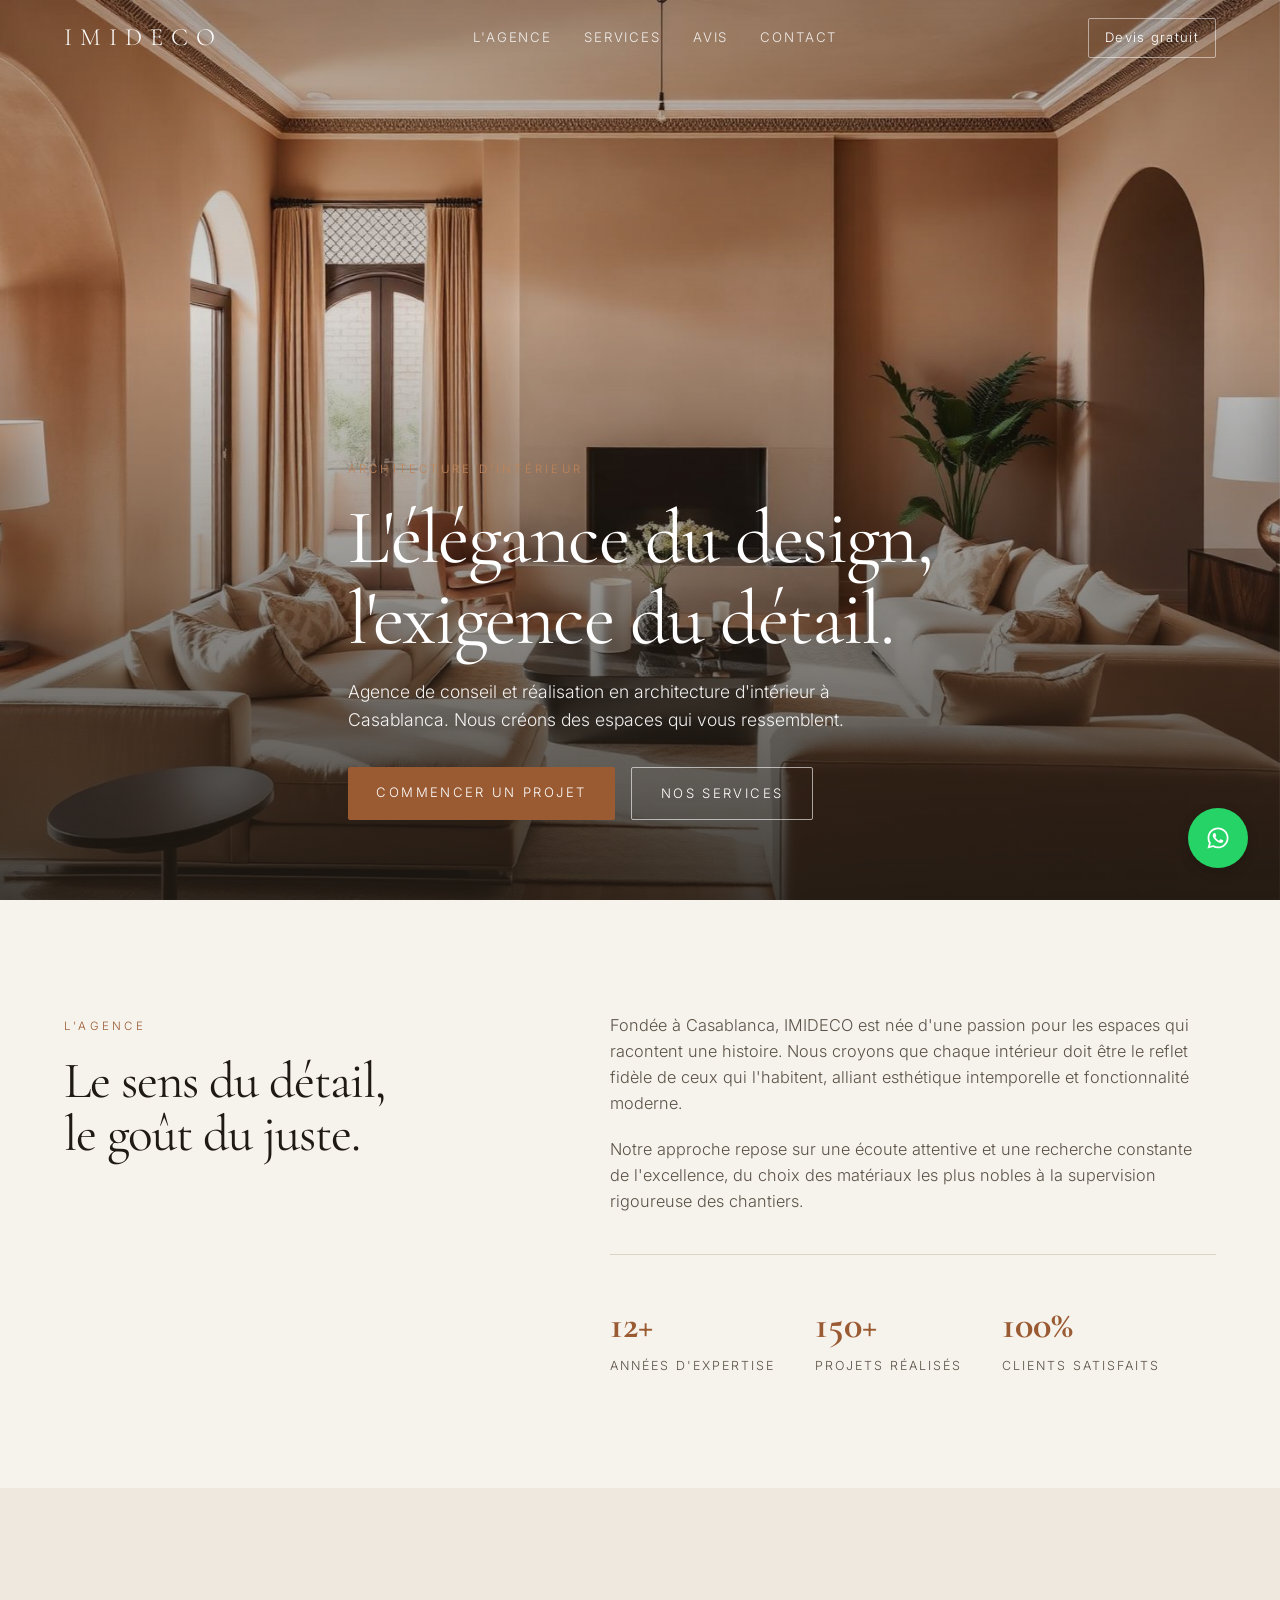
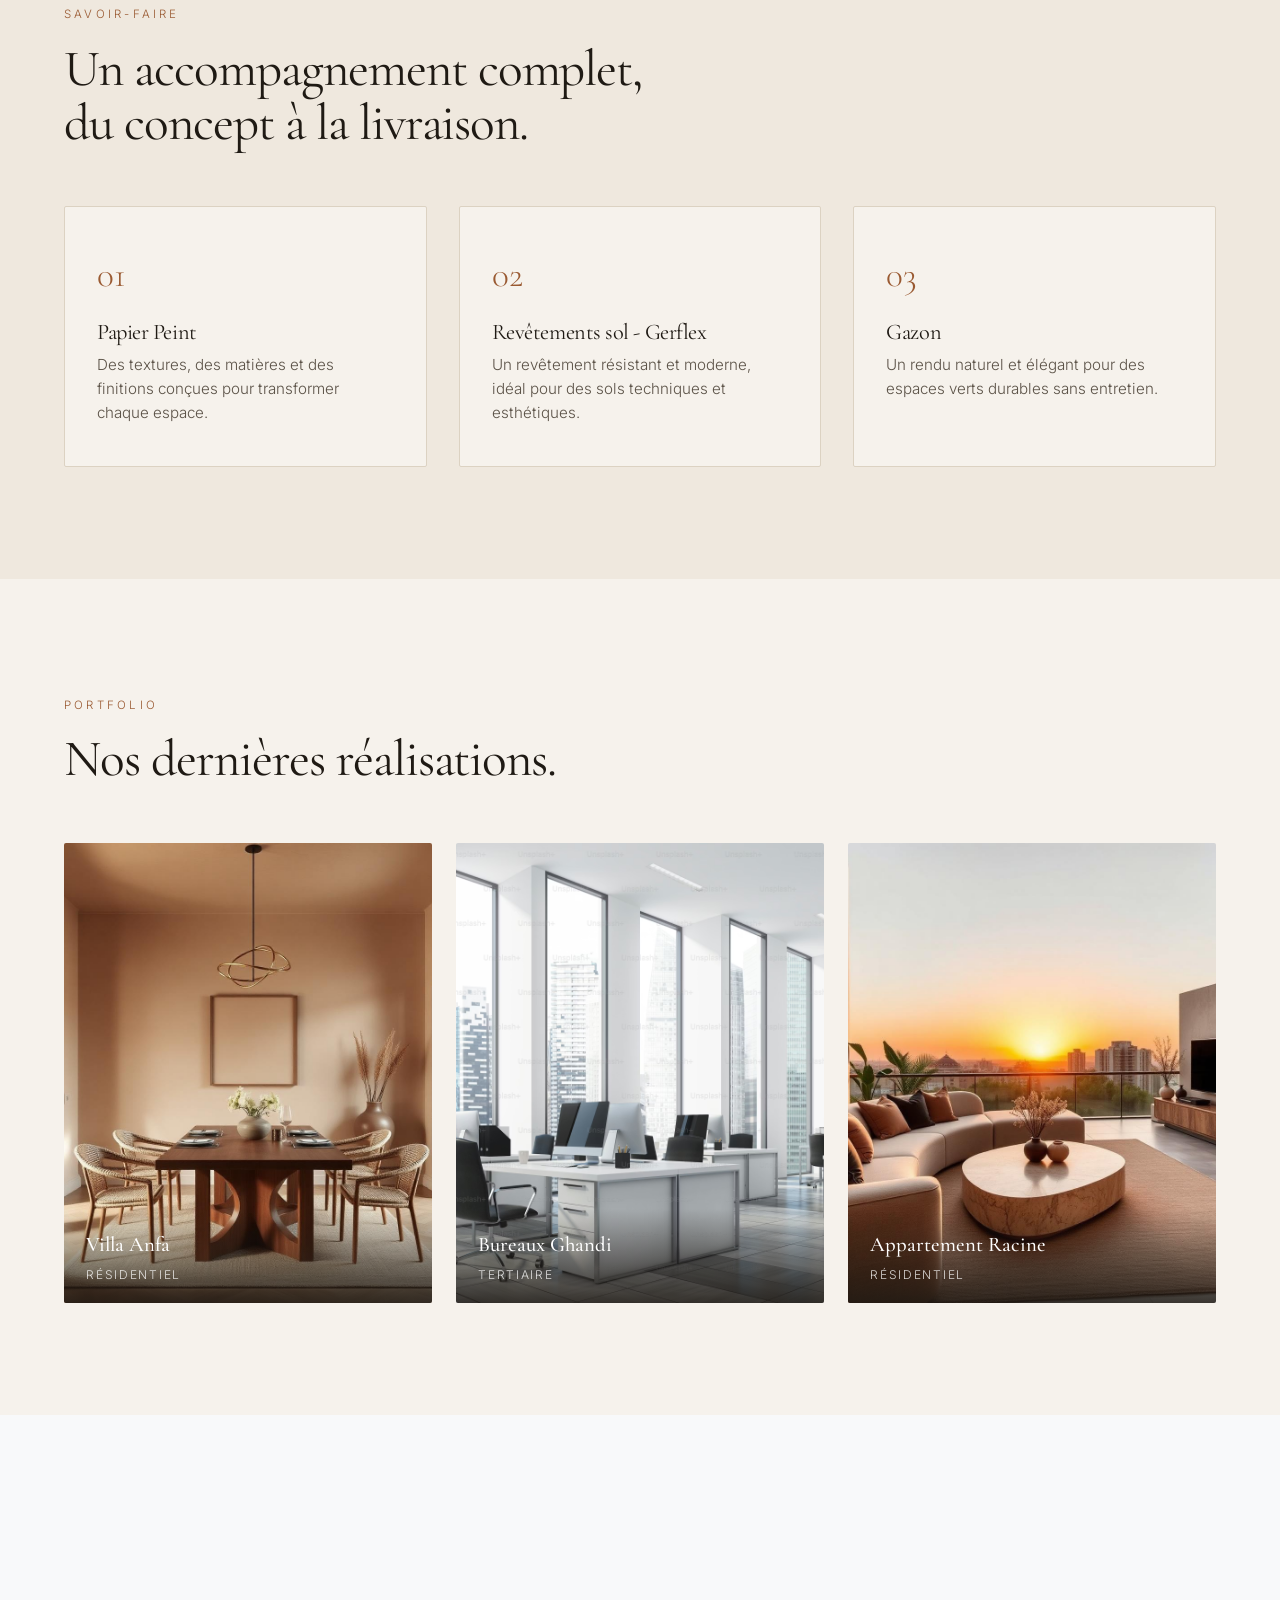
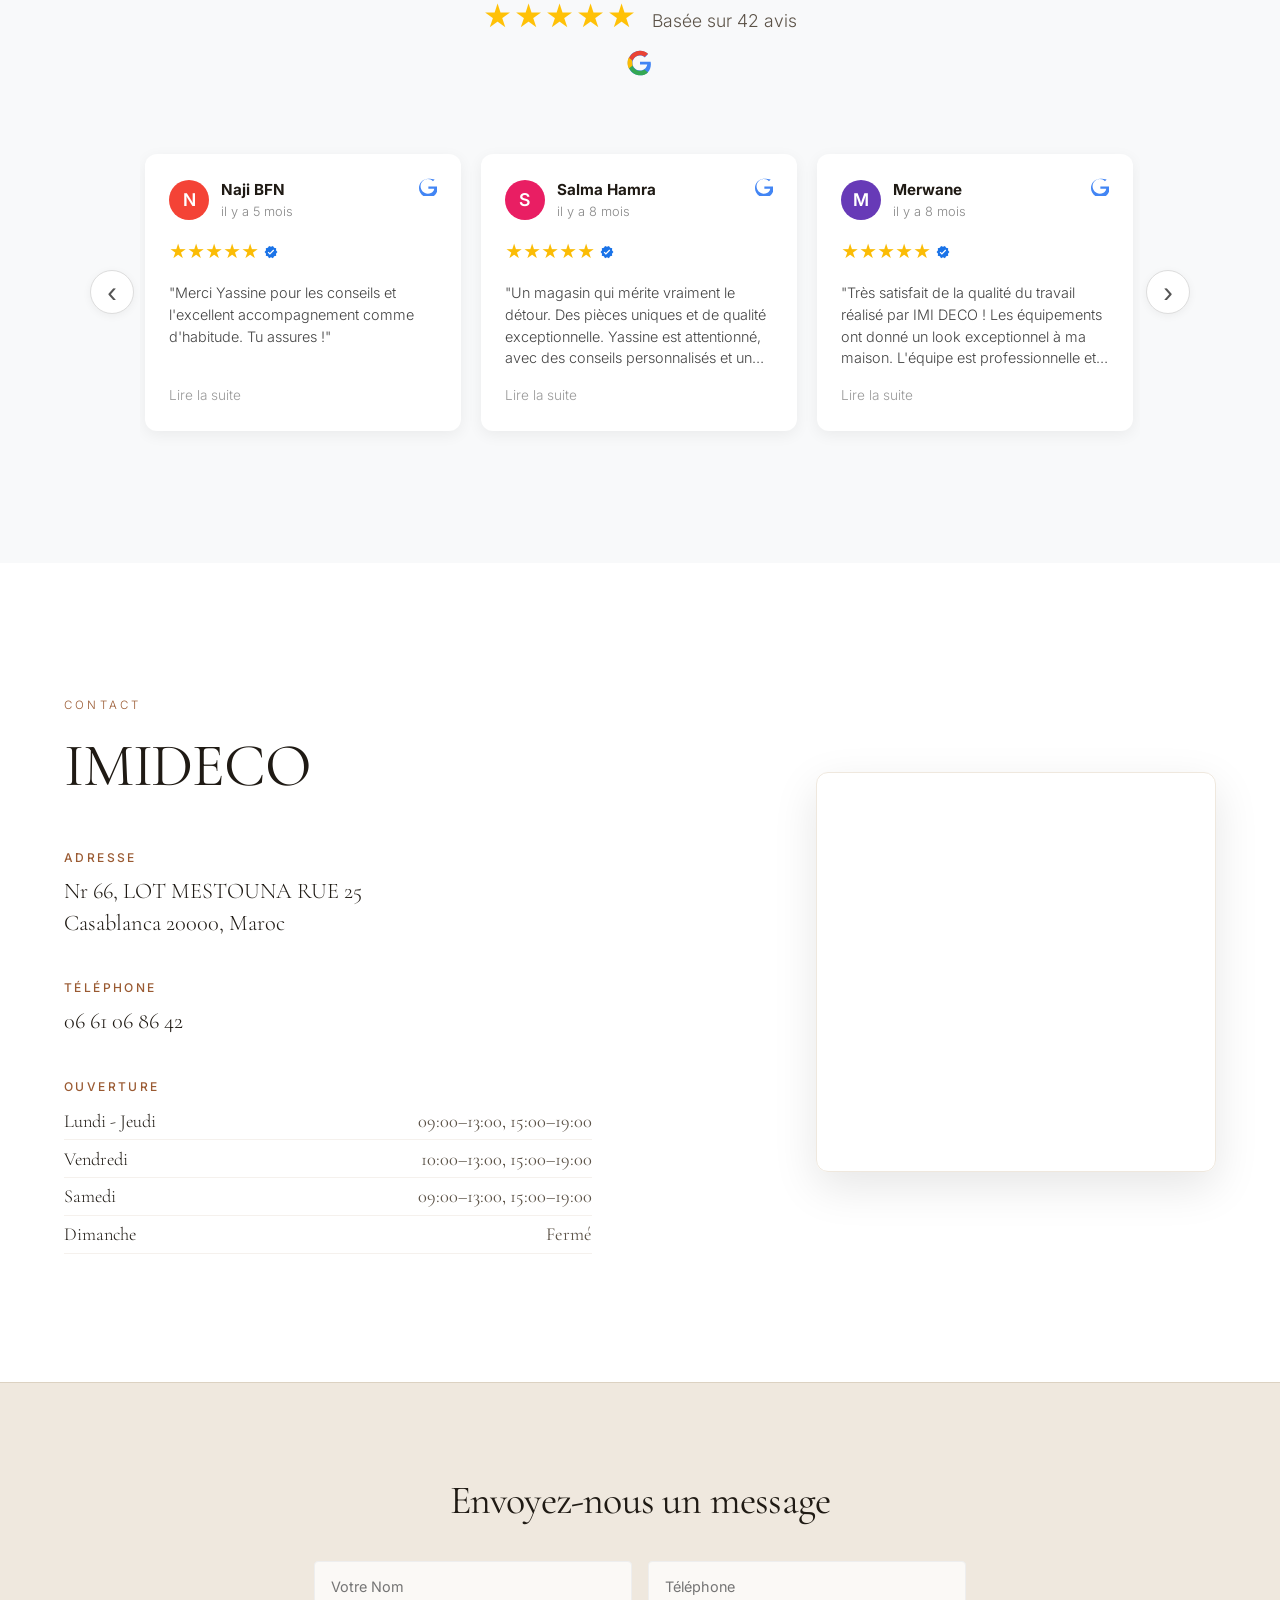
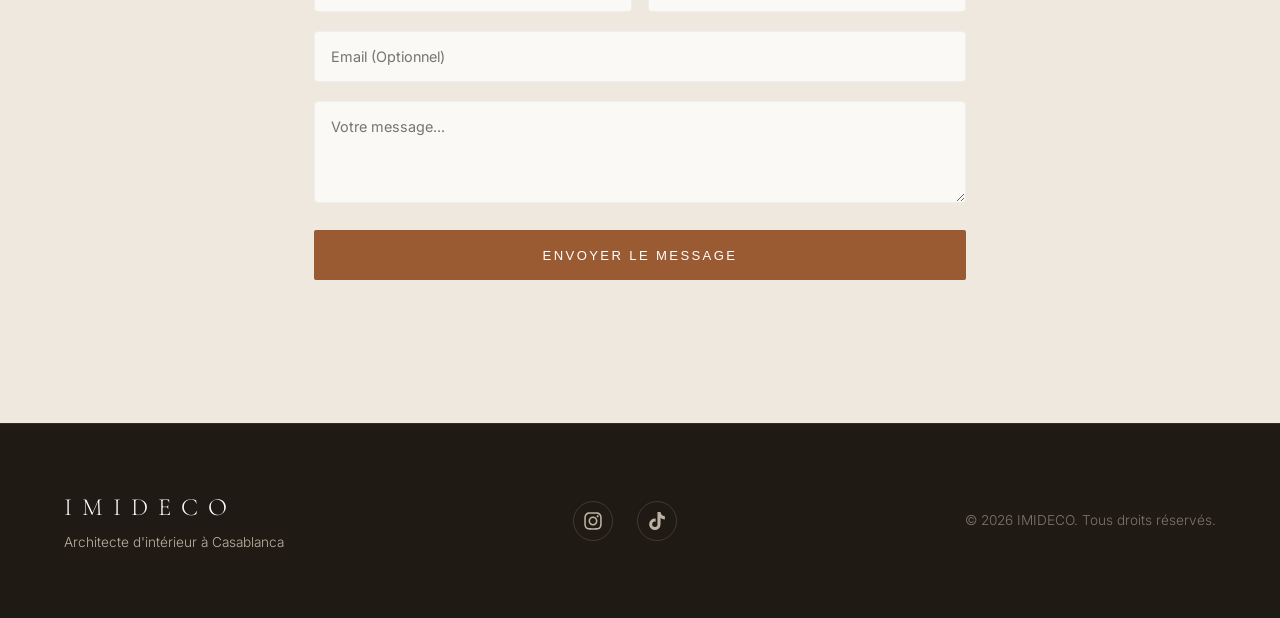
<file: imideco/index.html>
<!DOCTYPE html>
<html lang="fr">
<head>
<meta charset="UTF-8" />
<meta name="viewport" content="width=device-width, initial-scale=1.0" />
<title>IMIDECO — Architecte d'intérieur à Casablanca</title>
<meta name="description" content="IMIDECO, agence d'architecture d'intérieur à Casablanca. Conseil personnalisé, produits de qualité et équipe professionnelle." />
<link rel="preconnect" href="https://fonts.googleapis.com">
<link rel="preconnect" href="https://fonts.gstatic.com" crossorigin>
<link href="https://fonts.googleapis.com/css2?family=Cormorant+Garamond:wght@300;400;500;600&family=Inter:wght@300;400;500;600&display=swap" rel="stylesheet">
<link rel="stylesheet" href="styles.css" />
</head>
<body>

<header class="nav" id="nav">
  <div class="container nav-inner">
    <a href="#hero" class="brand" id="brand">IMIDECO</a>
    <nav class="main-nav" id="mainNav">
      <a href="#about">L'agence</a>
      <a href="#services">Services</a>
      <a href="#reviews">Avis</a>
      <a href="#contact">Contact</a>
    </nav>
    <a href="#contact-form-section" class="cta-mini">Devis gratuit</a>
    <button class="burger" id="burger" aria-label="Menu">☰</button>
  </div>
</header>

<main>
  <section id="hero" class="hero">
    <img src="images/hero.jpg" alt="Architecture d'intérieur Casablanca" />
    <div class="hero-overlay"></div>
    <div class="container hero-content">
      <span class="eyebrow" id="heroCategory">Architecture d'intérieur</span>
      <h1 id="heroTitle">L'élégance du design,<br/>l'exigence du détail.</h1>
      <p id="heroSubtitle">Agence de conseil et réalisation en architecture d'intérieur à Casablanca. Nous créons des espaces qui vous ressemblent.</p>
      <div class="hero-actions">
        <a href="#contact-form-section" class="btn btn-primary" id="heroCta">Commencer un projet</a>
        <a href="#services" class="btn btn-ghost">Nos services</a>
      </div>
      <div class="hero-rating" id="heroRating"></div>
    </div>
  </section>

  <section id="about" class="section">
    <div class="container about-grid two-col">
      <div>
        <span class="eyebrow">L'agence</span>
        <h2>Le sens du détail,<br/>le goût du juste.</h2>
      </div>
      <div class="about-content prose" id="aboutContent">
        <p>Fondée à Casablanca, IMIDECO est née d'une passion pour les espaces qui racontent une histoire. Nous croyons que chaque intérieur doit être le reflet fidèle de ceux qui l'habitent, alliant esthétique intemporelle et fonctionnalité moderne.</p>
        <p>Notre approche repose sur une écoute attentive et une recherche constante de l'excellence, du choix des matériaux les plus nobles à la supervision rigoureuse des chantiers.</p>
        <div class="stats">
          <div><strong>12+</strong><span>Années d'expertise</span></div>
          <div><strong>150+</strong><span>Projets réalisés</span></div>
          <div><strong>100%</strong><span>Clients satisfaits</span></div>
        </div>
      </div>
    </div>
  </section>

  <section id="services" class="section section-muted">
    <div class="container">
      <span class="eyebrow">Savoir-faire</span>
      <h2 class="section-title">Un accompagnement complet,<br/>du concept à la livraison.</h2>
      <div class="services-grid grid-3" id="servicesGrid">
        <div class="card">
          <span class="num">01</span>
          <h3>Papier Peint</h3>
          <p>Des textures, des matières et des finitions conçues pour transformer chaque espace.</p>
        </div>
        <div class="card">
          <span class="num">02</span>
          <h3>Revêtements sol - Gerflex</h3>
          <p>Un revêtement résistant et moderne, idéal pour des sols techniques et esthétiques.</p>
        </div>
        <div class="card">
          <span class="num">03</span>
          <h3>Gazon</h3>
          <p>Un rendu naturel et élégant pour des espaces verts durables sans entretien.</p>
        </div>
      </div>
    </div>
  </section>

  <section class="section">
    <div class="container">
      <span class="eyebrow">Portfolio</span>
      <h2 class="section-title">Nos dernières réalisations.</h2>
      <div class="gallery">
        <figure>
          <img src="images/project1.jpg" alt="Projet 1" />
          <figcaption>
            <strong>Villa Anfa</strong>
            <span>Résidentiel</span>
          </figcaption>
        </figure>
        <figure>
          <img src="images/bureax.avif" alt="Projet 2" />
          <figcaption>
            <strong>Bureaux Ghandi</strong>
            <span>Tertiaire</span>
          </figcaption>
        </figure>
        <figure>
          <img src="images/project3.jpg" alt="Projet 3" />
          <figcaption>
            <strong>Appartement Racine</strong>
            <span>Résidentiel</span>
          </figcaption>
        </figure>
      </div>
    </div>
  </section>

  <section id="reviews" class="section reviews-section">
    <div class="container">
      <div class="reviews-google-header">
        <h2 class="excellent-title">EXCELLENT</h2>
        <div class="stars-rating">
          <span class="stars">★★★★★</span>
          <span class="rating-text">Basée sur 42 avis</span>
        </div>
        <div class="google-logo">
          <svg viewBox="0 0 24 24" width="80" height="30">
            <path d="M12 11h8.5c.1.6.2 1.2.2 1.9 0 5.2-3.5 8.9-8.7 8.9-5.4 0-9.8-4.4-9.8-9.8S6.6 2.2 12 2.2c2.6 0 4.8 1 6.5 2.6l-2.7 2.7C14.7 6.4 13.5 6 12 6c-3.3 0-6 2.7-6 6s2.7 6 6 6c3.1 0 5.3-2.1 5.8-4.8H12v-3.2z" fill="#4285F4"/>
            <path d="M6.2 14.5c-.3-.8-.4-1.7-.4-2.5s.1-1.7-.4-2.5L3.4 7C2.5 8.5 2 10.2 2 12s.5 3.5 1.4 5l2.8-2.5z" fill="#FBBC05"/>
            <path d="M12 21.8c2.6 0 4.8-.8 6.4-2.3l-2.8-2.3c-.9.6-2.1 1-3.6 1-2.7 0-5.1-1.8-5.9-4.3l-2.8 2.2c1.6 3.3 5 5.7 8.7 5.7z" fill="#34A853"/>
            <path d="M18.4 4.5c-1.6-1.5-3.8-2.3-6.4-2.3-3.7 0-7.1 2.4-8.7 5.7L6.2 10C7 7.5 9.3 5.7 12 5.7c1.5 0 2.7.4 3.7 1.3l2.7-2.5z" fill="#EA4335"/>
          </svg>
        </div>
      </div>

      <div class="reviews-slider-container">
        <button class="slider-arrow prev" id="prevReview" aria-label="Avis précédent">‹</button>
        <div class="reviews-slider" id="reviewsSlider">
          <div class="review-card">
            <div class="card-header">
              <div class="user-info">
                <div class="user-avatar" style="background-color: #f44336;">N</div>
                <div>
                  <strong>Naji BFN</strong>
                  <span class="review-date">il y a 5 mois</span>
                </div>
              </div>
              <div class="google-icon-small">
                <svg viewBox="0 0 24 24" width="18" height="18"><path d="M12.48 10.92v3.28h7.84c-.24 1.84-.9 3.16-1.96 4.2-1.2 1.2-3.08 2.48-6.6 2.48-5.36 0-9.68-4.36-9.68-9.72s4.32-9.72 9.68-9.72c2.88 0 5.16 1.12 6.84 2.76l2.32-2.32C18.44 1.92 15.64 1 12.48 1 5.48 1 0 6.44 0 13.44s5.48 12.44 12.48 12.44c3.8 0 6.84-1.28 9.12-3.64 2.4-2.4 3.16-5.8 3.16-8.52 0-.84-.08-1.64-.2-2.4h-12z" fill="#4285F4"/></svg>
              </div>
            </div>
            <div class="card-rating">
              <span class="stars-yellow">★★★★★</span>
              <span class="verified-badge">
                <svg viewBox="0 0 24 24" width="14" height="14" fill="#1A73E8"><path d="M23 12l-2.44-2.79.34-3.69-3.61-.82-1.89-3.2L12 2.96 8.6 1.5 6.71 4.7l-3.61.81.34 3.7L1 12l2.44 2.79-.34 3.69 3.61.82 1.89 3.2L12 21.04l3.4 1.46 1.89-3.2 3.61-.82-.34-3.69L23 12zm-12.91 4.72l-3.8-3.81 1.48-1.48 2.32 2.33 5.85-5.87 1.48 1.48-7.33 7.35z"/></svg>
              </span>
            </div>
            <p class="review-text">"Merci Yassine pour les conseils et l'excellent accompagnement comme d'habitude. Tu assures !"</p>
            <a href="#" class="read-more">Lire la suite</a>
          </div>
          <div class="review-card">
            <div class="card-header">
              <div class="user-info">
                <div class="user-avatar" style="background-color: #E91E63;">S</div>
                <div>
                  <strong>Salma Hamra</strong>
                  <span class="review-date">il y a 8 mois</span>
                </div>
              </div>
              <div class="google-icon-small">
                <svg viewBox="0 0 24 24" width="18" height="18"><path d="M12.48 10.92v3.28h7.84c-.24 1.84-.9 3.16-1.96 4.2-1.2 1.2-3.08 2.48-6.6 2.48-5.36 0-9.68-4.36-9.68-9.72s4.32-9.72 9.68-9.72c2.88 0 5.16 1.12 6.84 2.76l2.32-2.32C18.44 1.92 15.64 1 12.48 1 5.48 1 0 6.44 0 13.44s5.48 12.44 12.48 12.44c3.8 0 6.84-1.28 9.12-3.64 2.4-2.4 3.16-5.8 3.16-8.52 0-.84-.08-1.64-.2-2.4h-12z" fill="#4285F4"/></svg>
              </div>
            </div>
            <div class="card-rating">
              <span class="stars-yellow">★★★★★</span>
              <span class="verified-badge">
                <svg viewBox="0 0 24 24" width="14" height="14" fill="#1A73E8"><path d="M23 12l-2.44-2.79.34-3.69-3.61-.82-1.89-3.2L12 2.96 8.6 1.5 6.71 4.7l-3.61.81.34 3.7L1 12l2.44 2.79-.34 3.69 3.61.82 1.89 3.2L12 21.04l3.4 1.46 1.89-3.2 3.61-.82-.34-3.69L23 12zm-12.91 4.72l-3.8-3.81 1.48-1.48 2.32 2.33 5.85-5.87 1.48 1.48-7.33 7.35z"/></svg>
              </span>
            </div>
            <p class="review-text">"Un magasin qui mérite vraiment le détour. Des pièces uniques et de qualité exceptionnelle. Yassine est attentionné, avec des conseils personnalisés et un professionnalisme exemplaire."</p>
            <a href="#" class="read-more">Lire la suite</a>
          </div>
          <div class="review-card">
            <div class="card-header">
              <div class="user-info">
                <div class="user-avatar" style="background-color: #673AB7;">M</div>
                <div>
                  <strong>Merwane</strong>
                  <span class="review-date">il y a 8 mois</span>
                </div>
              </div>
              <div class="google-icon-small">
                <svg viewBox="0 0 24 24" width="18" height="18"><path d="M12.48 10.92v3.28h7.84c-.24 1.84-.9 3.16-1.96 4.2-1.2 1.2-3.08 2.48-6.6 2.48-5.36 0-9.68-4.36-9.68-9.72s4.32-9.72 9.68-9.72c2.88 0 5.16 1.12 6.84 2.76l2.32-2.32C18.44 1.92 15.64 1 12.48 1 5.48 1 0 6.44 0 13.44s5.48 12.44 12.48 12.44c3.8 0 6.84-1.28 9.12-3.64 2.4-2.4 3.16-5.8 3.16-8.52 0-.84-.08-1.64-.2-2.4h-12z" fill="#4285F4"/></svg>
              </div>
            </div>
            <div class="card-rating">
              <span class="stars-yellow">★★★★★</span>
              <span class="verified-badge">
                <svg viewBox="0 0 24 24" width="14" height="14" fill="#1A73E8"><path d="M23 12l-2.44-2.79.34-3.69-3.61-.82-1.89-3.2L12 2.96 8.6 1.5 6.71 4.7l-3.61.81.34 3.7L1 12l2.44 2.79-.34 3.69 3.61.82 1.89 3.2L12 21.04l3.4 1.46 1.89-3.2 3.61-.82-.34-3.69L23 12zm-12.91 4.72l-3.8-3.81 1.48-1.48 2.32 2.33 5.85-5.87 1.48 1.48-7.33 7.35z"/></svg>
              </span>
            </div>
            <p class="review-text">"Très satisfait de la qualité du travail réalisé par IMI DECO ! Les équipements ont donné un look exceptionnel à ma maison. L'équipe est professionnelle et respecte les délais."</p>
            <a href="#" class="read-more">Lire la suite</a>
          </div>
          <div class="review-card">
            <div class="card-header">
              <div class="user-info">
                <div class="user-avatar" style="background-color: #4CAF50;">S</div>
                <div>
                  <strong>Soukaina Jaadi</strong>
                  <span class="review-date">il y a 8 mois</span>
                </div>
              </div>
              <div class="google-icon-small">
                <svg viewBox="0 0 24 24" width="18" height="18"><path d="M12.48 10.92v3.28h7.84c-.24 1.84-.9 3.16-1.96 4.2-1.2 1.2-3.08 2.48-6.6 2.48-5.36 0-9.68-4.36-9.68-9.72s4.32-9.72 9.68-9.72c2.88 0 5.16 1.12 6.84 2.76l2.32-2.32C18.44 1.92 15.64 1 12.48 1 5.48 1 0 6.44 0 13.44s5.48 12.44 12.48 12.44c3.8 0 6.84-1.28 9.12-3.64 2.4-2.4 3.16-5.8 3.16-8.52 0-.84-.08-1.64-.2-2.4h-12z" fill="#4285F4"/></svg>
              </div>
            </div>
            <div class="card-rating">
              <span class="stars-yellow">★★★★★</span>
              <span class="verified-badge">
                <svg viewBox="0 0 24 24" width="14" height="14" fill="#1A73E8"><path d="M23 12l-2.44-2.79.34-3.69-3.61-.82-1.89-3.2L12 2.96 8.6 1.5 6.71 4.7l-3.61.81.34 3.7L1 12l2.44 2.79-.34 3.69 3.61.82 1.89 3.2L12 21.04l3.4 1.46 1.89-3.2 3.61-.82-.34-3.69L23 12zm-12.91 4.72l-3.8-3.81 1.48-1.48 2.32 2.33 5.85-5.87 1.48 1.48-7.33 7.35z"/></svg>
              </span>
            </div>
            <p class="review-text">"Ravie de mon achat ! Le papier peint est de super qualité, la pose est parfaite et le rendu dépasse mes attentes. Merci pour votre professionnalisme."</p>
            <a href="#" class="read-more">Lire la suite</a>
          </div>
          <div class="review-card">
            <div class="card-header">
              <div class="user-info">
                <div class="user-avatar" style="background-color: #3F51B5;">G</div>
                <div>
                  <strong>Ghita Bennis</strong>
                  <span class="review-date">il y a 1 an</span>
                </div>
              </div>
              <div class="google-icon-small">
                <svg viewBox="0 0 24 24" width="18" height="18"><path d="M12.48 10.92v3.28h7.84c-.24 1.84-.9 3.16-1.96 4.2-1.2 1.2-3.08 2.48-6.6 2.48-5.36 0-9.68-4.36-9.68-9.72s4.32-9.72 9.68-9.72c2.88 0 5.16 1.12 6.84 2.76l2.32-2.32C18.44 1.92 15.64 1 12.48 1 5.48 1 0 6.44 0 13.44s5.48 12.44 12.48 12.44c3.8 0 6.84-1.28 9.12-3.64 2.4-2.4 3.16-5.8 3.16-8.52 0-.84-.08-1.64-.2-2.4h-12z" fill="#4285F4"/></svg>
              </div>
            </div>
            <div class="card-rating">
              <span class="stars-yellow">★★★★★</span>
              <span class="verified-badge">
                <svg viewBox="0 0 24 24" width="14" height="14" fill="#1A73E8"><path d="M23 12l-2.44-2.79.34-3.69-3.61-.82-1.89-3.2L12 2.96 8.6 1.5 6.71 4.7l-3.61.81.34 3.7L1 12l2.44 2.79-.34 3.69 3.61.82 1.89 3.2L12 21.04l3.4 1.46 1.89-3.2 3.61-.82-.34-3.69L23 12zm-12.91 4.72l-3.8-3.81 1.48-1.48 2.32 2.33 5.85-5.87 1.48 1.48-7.33 7.35z"/></svg>
              </span>
            </div>
            <p class="review-text">"Excellente expérience ! Mr Yassine est d’un professionnalisme exemplaire. Il a entièrement transformé mon appartement avec un rapport qualité/prix impeccable."</p>
            <a href="#" class="read-more">Lire la suite</a>
          </div>
          <div class="review-card">
            <div class="card-header">
              <div class="user-info">
                <div class="user-avatar" style="background-color: #2196F3;">S</div>
                <div>
                  <strong>Sara El Messioui</strong>
                  <span class="review-date">il y a 1 an</span>
                </div>
              </div>
              <div class="google-icon-small">
                <svg viewBox="0 0 24 24" width="18" height="18"><path d="M12.48 10.92v3.28h7.84c-.24 1.84-.9 3.16-1.96 4.2-1.2 1.2-3.08 2.48-6.6 2.48-5.36 0-9.68-4.36-9.68-9.72s4.32-9.72 9.68-9.72c2.88 0 5.16 1.12 6.84 2.76l2.32-2.32C18.44 1.92 15.64 1 12.48 1 5.48 1 0 6.44 0 13.44s5.48 12.44 12.48 12.44c3.8 0 6.84-1.28 9.12-3.64 2.4-2.4 3.16-5.8 3.16-8.52 0-.84-.08-1.64-.2-2.4h-12z" fill="#4285F4"/></svg>
              </div>
            </div>
            <div class="card-rating">
              <span class="stars-yellow">★★★★★</span>
              <span class="verified-badge">
                <svg viewBox="0 0 24 24" width="14" height="14" fill="#1A73E8"><path d="M23 12l-2.44-2.79.34-3.69-3.61-.82-1.89-3.2L12 2.96 8.6 1.5 6.71 4.7l-3.61.81.34 3.7L1 12l2.44 2.79-.34 3.69 3.61.82 1.89 3.2L12 21.04l3.4 1.46 1.89-3.2 3.61-.82-.34-3.69L23 12zm-12.91 4.72l-3.8-3.81 1.48-1.48 2.32 2.33 5.85-5.87 1.48 1.48-7.33 7.35z"/></svg>
              </span>
            </div>
            <p class="review-text">"Absolument ravie du résultat ! Yassine a été très à l’écoute. Je recommande vivement cette société pour une décoration de qualité et un service irréprochable."</p>
            <a href="#" class="read-more">Lire la suite</a>
          </div>
          <div class="review-card">
            <div class="card-header">
              <div class="user-info">
                <div class="user-avatar" style="background-color: #FF9800;">S</div>
                <div>
                  <strong>Safaa Sabri</strong>
                  <span class="review-date">il y a 2 ans</span>
                </div>
              </div>
              <div class="google-icon-small">
                <svg viewBox="0 0 24 24" width="18" height="18"><path d="M12.48 10.92v3.28h7.84c-.24 1.84-.9 3.16-1.96 4.2-1.2 1.2-3.08 2.48-6.6 2.48-5.36 0-9.68-4.36-9.68-9.72s4.32-9.72 9.68-9.72c2.88 0 5.16 1.12 6.84 2.76l2.32-2.32C18.44 1.92 15.64 1 12.48 1 5.48 1 0 6.44 0 13.44s5.48 12.44 12.48 12.44c3.8 0 6.84-1.28 9.12-3.64 2.4-2.4 3.16-5.8 3.16-8.52 0-.84-.08-1.64-.2-2.4h-12z" fill="#4285F4"/></svg>
              </div>
            </div>
            <div class="card-rating">
              <span class="stars-yellow">★★★★★</span>
              <span class="verified-badge">
                <svg viewBox="0 0 24 24" width="14" height="14" fill="#1A73E8"><path d="M23 12l-2.44-2.79.34-3.69-3.61-.82-1.89-3.2L12 2.96 8.6 1.5 6.71 4.7l-3.61.81.34 3.7L1 12l2.44 2.79-.34 3.69 3.61.82 1.89 3.2L12 21.04l3.4 1.46 1.89-3.2 3.61-.82-.34-3.69L23 12zm-12.91 4.72l-3.8-3.81 1.48-1.48 2.32 2.33 5.85-5.87 1.48 1.48-7.33 7.35z"/></svg>
              </span>
            </div>
            <p class="review-text">"Excellent service. Produits de haute qualité et Mr Yassine est très professionnel et honnête. L'équipe de pose fait un travail remarquable."</p>
            <a href="#" class="read-more">Lire la suite</a>
          </div>
        </div>
        <button class="slider-arrow next" id="nextReview" aria-label="Avis suivant">›</button>
      </div>
    </div>
  </section>

  <section id="contact" class="section senior-contact">
    <div class="container senior-contact-grid">
      <div class="senior-contact-info">
        <span class="eyebrow">Contact</span>
        <h2 class="luxury-serif">IMIDECO</h2>
        <div class="contact-details">
          <div class="detail-item">
            <span class="detail-label">Adresse</span>
            <p class="detail-value">Nr 66, LOT MESTOUNA RUE 25<br>Casablanca 20000, Maroc</p>
          </div>
          <div class="detail-item">
            <span class="detail-label">Téléphone</span>
            <p class="detail-value"><a href="tel:+212661068642">06 61 06 86 42</a></p>
          </div>
          <div class="detail-item">
            <span class="detail-label">Ouverture</span>
            <div class="detail-value schedule">
              <div class="schedule-row"><span>Lundi - Jeudi</span> <span>09:00–13:00, 15:00–19:00</span></div>
              <div class="schedule-row"><span>Vendredi</span> <span>10:00–13:00, 15:00–19:00</span></div>
              <div class="schedule-row"><span>Samedi</span> <span>09:00–13:00, 15:00–19:00</span></div>
              <div class="schedule-row"><span>Dimanche</span> <span>Fermé</span></div>
            </div>
          </div>
        </div>
      </div>
      
      <div class="senior-map-wrapper">
        <div class="senior-map-container">
          <iframe src="https://www.google.com/maps/embed?pb=!1m18!1m12!1m3!1d3324.466359526798!2d-7.6971403252087836!3d33.567238743185754!2m3!1f0!2f0!3f0!3m2!1i1024!2i768!4f13.1!3m3!1m2!1s0xda7d3108df47203%3A0xb7e499b3e26f5238!2sIMIDECO!5e0!3m2!1sfr!2sma!4v1777858774770!5m2!1sfr!2sma" width="400" height="400" style="border:0;" allowfullscreen="" loading="lazy" referrerpolicy="no-referrer-when-downgrade"></iframe>
        </div>
      </div>
    </div>
  </section>

  <section id="contact-form-section" class="section section-muted senior-form-section">
    <div class="container small-container">
      <div class="senior-contact-form-wrapper">
        <h3 class="form-title luxury-serif-small">Envoyez-nous un message</h3>
        <form id="contactForm" class="senior-form">
          <div class="form-row">
            <div class="form-group">
              <input type="text" name="name" id="name" placeholder="Votre Nom" required>
            </div>
            <div class="form-group">
              <input type="tel" name="phone" id="phone" placeholder="Téléphone" required>
            </div>
          </div>
          <div class="form-group">
            <input type="email" name="email" id="email" placeholder="Email (Optionnel)">
          </div>
          <div class="form-group">
            <textarea name="message" id="message" rows="4" placeholder="Votre message..." required></textarea>
          </div>
          <button type="submit" class="btn btn-primary btn-full">Envoyer le message</button>
          <p id="formMsg" class="form-feedback"></p>
        </form>
      </div>
    </div>
  </section>
</main>

<footer class="footer">
  <div class="container footer-inner">
    <div class="footer-brand-side">
      <a href="#" class="brand" id="footerBrand">IMIDECO</a>
      <p id="footerTag">Architecte d'intérieur à Casablanca</p>
    </div>
    
    <div class="footer-socials">
      <a href="https://www.instagram.com/imi.deco/" target="_blank" aria-label="Instagram" class="social-link">
        <svg viewBox="0 0 448 512" width="20" height="20"><path fill="currentColor" d="M224.1 141c-63.6 0-114.9 51.3-114.9 114.9s51.3 114.9 114.9 114.9S339 319.5 339 255.9 287.7 141 224.1 141zm0 189.6c-41.1 0-74.7-33.5-74.7-74.7s33.5-74.7 74.7-74.7 74.7 33.5 74.7 74.7-33.6 74.7-74.7 74.7zm146.4-194.3c0 14.9-12 26.8-26.8 26.8-14.9 0-26.8-12-26.8-26.8s12-26.8 26.8-26.8 26.8 12 26.8 26.8zm76.1 27.2c-1.7-35.9-9.9-67.7-36.2-93.9-26.2-26.2-58-34.4-93.9-36.2-37-2.1-147.9-2.1-184.9 0-35.8 1.7-67.6 9.9-93.9 36.1s-34.4 58-36.2 93.9c-2.1 37-2.1 147.9 0 184.9 1.7 35.9 9.9 67.7 36.2 93.9s58 34.4 93.9 36.2c37 2.1 147.9 2.1 184.9 0 35.9-1.7 67.7-9.9 93.9-36.2 26.2-26.2 34.4-58 36.2-93.9 2.1-37 2.1-147.8 0-184.8zM398.8 388c-7.8 19.6-22.9 34.7-42.6 42.6-29.5 11.7-99.5 9-132.1 9s-102.7 2.6-132.1-9c-19.6-7.8-34.7-22.9-42.6-42.6-11.7-29.5-9-99.5-9-132.1s-2.6-102.7 9-132.1c7.8-19.6 22.9-34.7 42.6-42.6 29.5-11.7 99.5-9 132.1-9s102.7-2.6 132.1 9c19.6 7.8 34.7 22.9 42.6 42.6 11.7 29.5 9 99.5 9 132.1s2.7 102.7-9 132.1z"></path></svg>
      </a>
      <a href="https://www.tiktok.com/" target="_blank" aria-label="TikTok" class="social-link">
        <svg viewBox="0 0 448 512" width="18" height="18"><path fill="currentColor" d="M448 209.91a210.06 210.06 0 0 1-122.77-39.25v178.72A162.55 162.55 0 1 1 185 188.31v89.89a74.62 74.62 0 1 0 52.23 71.18V0h88a121.18 121.18 0 0 0 1.86 22.17A122.18 122.18 0 0 0 381 102.39a121.43 121.43 0 0 0 67 20.14z"></path></svg>
      </a>
    </div>

    <div class="footer-copyright">
      <p>© <span id="year"></span> <span id="footerName">IMIDECO</span>. Tous droits réservés.</p>
    </div>
  </div>
</footer>

<div class="whatsapp-widget" id="whatsappWidget">
  <div class="whatsapp-chat" id="whatsappChat">
    <div class="chat-header">
      <div class="header-info">
        <strong>IMIDECO</strong>
        <span>En ligne</span>
      </div>
      <button class="chat-close" id="chatClose">✕</button>
    </div>
    <div class="chat-body">
      <div class="message">
        <p>Bonjour ! Comment pouvons-nous vous aider pour votre projet de décoration ?</p>
      </div>
    </div>
    <div class="chat-footer">
      <a href="https://wa.me/212661068642" target="_blank" class="btn btn-whatsapp">Envoyer un message</a>
    </div>
  </div>
  <button class="whatsapp-trigger" id="whatsappTrigger" aria-label="WhatsApp">
    <svg viewBox="0 0 448 512" width="24" height="24"><path fill="currentColor" d="M380.9 97.1C339 55.1 283.2 32 223.9 32c-122.4 0-222 99.6-222 222 0 39.1 10.2 77.3 29.6 111L0 480l117.7-30.9c32.4 17.7 68.9 27 106.1 27h.1c122.3 0 224.1-99.6 224.1-222 0-59.3-25.2-115-67.1-157zm-157 341.6c-33.2 0-65.7-8.9-94-25.7l-6.7-4-69.8 18.3L72 359.2l-4.4-7c-18.5-29.4-28.2-63.3-28.2-98.2 0-101.7 82.8-184.5 184.6-184.5 49.3 0 95.6 19.2 130.4 54.1 34.8 34.9 56.2 81.2 56.1 130.5 0 101.8-84.9 184.6-186.6 184.6zm101.2-138.2c-5.5-2.8-32.8-16.2-37.9-18-5.1-1.9-8.8-2.8-12.5 2.8-3.7 5.6-14.3 18-17.6 21.8-3.2 3.7-6.5 4.2-12 1.4-5.5-2.8-23.4-8.6-44.6-27.6-16.5-14.7-27.6-32.8-30.8-38.4-3.2-5.6-.3-8.6 2.5-11.4 2.5-2.5 5.5-6.5 8.3-9.7 2.8-3.3 3.7-5.6 5.6-9.3 1.9-3.7.9-6.9-.5-9.7-1.4-2.8-12.5-30.1-17.1-41.2-4.5-10.8-9.1-9.3-12.5-9.5-3.2-.2-6.9-.2-10.6-.2-3.7 0-9.7 1.4-14.8 6.9-5.1 5.6-19.4 19-19.4 46.3 0 27.3 19.9 53.7 22.6 57.4 2.8 3.7 39.1 59.7 94.8 83.8 13.2 5.8 23.5 9.2 31.5 11.8 13.3 4.2 25.4 3.6 35 2.2 10.7-1.6 32.8-13.4 37.4-26.4 4.6-13 4.6-24.1 3.2-26.4-1.3-2.5-5-3.9-10.5-6.6z"></path></svg>
  </button>
</div>

<script src="script.js"></script>
</body>
</html>
</file>
<file: imideco/styles.css>
:root{
  --bg:#f6f2ec;
  --bg-2:#efe8de;
  --ink:#1f1a14;
  --ink-soft:#5b5247;
  --line:#dcd2c2;
  --accent:#9a5a32;
  --accent-2:#c08458;
  --dark:#1f1a14;
}
*{box-sizing:border-box;margin:0;padding:0}
html{scroll-behavior:smooth}
body{
  font-family:'Inter',sans-serif;
  font-weight:300;
  color:var(--ink);
  background:var(--bg);
  line-height:1.6;
  -webkit-font-smoothing:antialiased;
}
img{max-width:100%;display:block}
a{color:inherit;text-decoration:none}
h1,h2,h3{font-family:'Cormorant Garamond',serif;font-weight:400;letter-spacing:-.02em;line-height:1.05}
h1{font-size:clamp(2.6rem,6vw,5rem)}
h2{font-size:clamp(2rem,4vw,3.4rem)}
h3{font-size:1.4rem;margin-bottom:.6rem}
em{font-style:italic;color:var(--accent)}
.container{max-width:1200px;margin:0 auto;padding:0 1.5rem}

.eyebrow{display:inline-block;font-size:.72rem;letter-spacing:.28em;text-transform:uppercase;color:var(--accent);margin-bottom:1.2rem}
.eyebrow.light{color:var(--accent-2)}

/* Nav */
.nav{position:fixed;top:0;left:0;right:0;z-index:50;padding:1.1rem 0;transition:.35s ease;background:transparent}
.nav.scrolled{background:rgba(246,242,236,.92);backdrop-filter:blur(14px);border-bottom:1px solid var(--line);padding:.7rem 0}
.nav-inner{display:flex;align-items:center;justify-content:space-between;gap:2rem}
.brand{font-family:'Cormorant Garamond',serif;font-size:1.55rem;letter-spacing:.32em;color:#fff}
.nav.scrolled .brand{color:var(--ink)}
.nav nav{display:flex;gap:2rem}
.nav nav a{font-size:.83rem;letter-spacing:.14em;text-transform:uppercase;color:#fff;opacity:.85;transition:.2s}
.nav.scrolled nav a{color:var(--ink)}
.nav nav a:hover{opacity:1;color:var(--accent-2)}
.cta-mini{font-size:.82rem;letter-spacing:.1em;border:1px solid rgba(255,255,255,.5);padding:.55rem 1rem;border-radius:2px;color:#fff;transition:.2s}
.nav.scrolled .cta-mini{border-color:var(--ink);color:var(--ink)}
.cta-mini:hover{background:var(--accent);color:#fff;border-color:var(--accent)}

.burger{display:none;background:transparent;border:none;color:#fff;font-size:1.5rem;cursor:pointer}
.nav.scrolled .burger{color:var(--ink)}

@media(max-width:780px){
  .burger{display:block}
  .nav nav{
    display:none;
    position:absolute;
    top:100%;
    left:0;
    right:0;
    background:var(--bg);
    flex-direction:column;
    padding:2rem;
    gap:1.5rem;
    border-bottom:1px solid var(--line);
    text-align:center;
  }
  .nav nav.active{display:flex}
  .nav nav a{color:var(--ink)}
  .cta-mini{display:none}
}

/* Hero */
.hero{position:relative;height:100vh;min-height:640px;overflow:hidden;display:flex;align-items:flex-end;color:#fff}
.hero img{position:absolute;inset:0;width:100%;height:100%;object-fit:cover;animation:zoom 18s ease-out forwards}
.hero-overlay{position:absolute;inset:0;background:linear-gradient(180deg,rgba(31,26,20,.35) 0%,rgba(31,26,20,.15) 35%,rgba(31,26,20,.85) 100%)}
.hero-content{position:relative;padding-bottom:5rem;max-width:780px}
.hero-content .eyebrow{color:var(--accent-2)}
.hero h1{margin-bottom:1.2rem}
.hero p{font-size:1.1rem;max-width:520px;opacity:.92;margin-bottom:2rem}
.hero-actions{display:flex;gap:1rem;flex-wrap:wrap}
@keyframes zoom{from{transform:scale(1.08)}to{transform:scale(1)}}

/* Buttons */
.btn{display:inline-block;padding:.95rem 1.8rem;font-size:.82rem;letter-spacing:.18em;text-transform:uppercase;border-radius:2px;transition:.25s;cursor:pointer;border:none}
.btn-primary{background:var(--accent);color:#fff}
.btn-primary:hover{background:var(--ink);transform:translateY(-2px)}
.btn-ghost{background:transparent;color:#fff;border:1px solid rgba(255,255,255,.6)}
.btn-ghost:hover{background:#fff;color:var(--ink)}

/* Sections */
.section{padding:7rem 0}
.section-muted{background:var(--bg-2)}
.section-dark{background:var(--dark);color:#f6f2ec}
.section-dark h2{color:#f6f2ec}
.section-title{margin-bottom:3.5rem;max-width:720px}
.section-title.light{color:#f6f2ec}

.two-col{display:grid;grid-template-columns:1fr 1.3fr;gap:5rem;align-items:start}
@media(max-width:840px){.two-col{grid-template-columns:1fr;gap:2.5rem}}
.prose p{color:var(--ink-soft);margin-bottom:1.2rem;font-size:1.02rem}

.stats{display:flex;gap:2.5rem;margin-top:2.5rem;padding-top:2.5rem;border-top:1px solid var(--line);flex-wrap:wrap}
.stats > div{display:flex;flex-direction:column}
.stats strong{font-family:'Cormorant Garamond',serif;font-size:2.4rem;color:var(--accent)}
.stats span{font-size:.78rem;letter-spacing:.16em;text-transform:uppercase;color:var(--ink-soft)}

/* Cards */
.grid-3{display:grid;grid-template-columns:repeat(3,1fr);gap:2rem}
@media(max-width:840px){.grid-3{grid-template-columns:1fr}}
.card{background:var(--bg);padding:2.5rem 2rem;border:1px solid var(--line);border-radius:2px;transition:.3s}
.card:hover{transform:translateY(-6px);border-color:var(--accent)}
.card .num{font-family:'Cormorant Garamond',serif;font-size:2.2rem;color:var(--accent);display:block;margin-bottom:1rem}
.card p{color:var(--ink-soft);font-size:.95rem}

/* Gallery */
.gallery{display:grid;grid-template-columns:repeat(3,1fr);gap:1.5rem}
@media(max-width:840px){.gallery{grid-template-columns:1fr}}
.gallery figure{position:relative;overflow:hidden;border-radius:2px;cursor:pointer}
.gallery img{aspect-ratio:4/5;object-fit:cover;width:100%;transition:.8s ease}
.gallery figure:hover img{transform:scale(1.06)}
.gallery figcaption{position:absolute;left:0;right:0;bottom:0;padding:1.2rem 1.4rem;background:linear-gradient(transparent,rgba(31,26,20,.85));color:#fff;display:flex;flex-direction:column}
.gallery figcaption strong{font-family:'Cormorant Garamond',serif;font-weight:500;font-size:1.3rem}
.gallery figcaption span{font-size:.75rem;letter-spacing:.14em;text-transform:uppercase;opacity:.8;margin-top:.2rem}

/* Reviews */
.reviews blockquote{padding:2rem;border:1px solid rgba(255,255,255,.12);border-radius:2px;background:rgba(255,255,255,.03)}
.reviews blockquote p{font-family:'Cormorant Garamond',serif;font-size:1.3rem;line-height:1.5;font-style:italic;margin-bottom:1.2rem;color:#f6f2ec}
.reviews blockquote footer{font-size:.78rem;letter-spacing:.14em;text-transform:uppercase;color:var(--accent-2)}

/* Senior Minimalist Contact Section */
.senior-contact {
  background-color: #fff;
  padding: 8rem 0;
}

.senior-contact-grid {
  display: grid;
  grid-template-columns: 1fr 1fr;
  gap: 6rem;
  align-items: center;
}

.luxury-serif {
  font-family: 'Cormorant Garamond', serif;
  font-size: 3.8rem;
  color: #1f1a14;
  margin-bottom: 3rem;
  font-weight: 400;
  line-height: 1.1;
}

.contact-details {
  display: flex;
  flex-direction: column;
  gap: 2.5rem;
}

.detail-item {
  display: flex;
  flex-direction: column;
  gap: 0.5rem;
}

.detail-label {
  font-size: 0.75rem;
  letter-spacing: 0.2em;
  text-transform: uppercase;
  color: var(--accent);
  font-weight: 500;
}

.detail-value {
  font-family: 'Cormorant Garamond', serif;
  font-size: 1.4rem;
  color: #1f1a14;
  line-height: 1.4;
}

.schedule {
  display: flex;
  flex-direction: column;
  gap: 0.4rem;
  margin-top: 0.3rem;
}

.schedule-row {
  display: flex;
  justify-content: space-between;
  gap: 2rem;
  font-size: 1.15rem;
  border-bottom: 1px solid rgba(220, 210, 194, 0.3);
  padding-bottom: 0.3rem;
}

.schedule-row span:last-child {
  font-weight: 400;
  color: var(--ink-soft);
}

.detail-value a:hover {
  color: var(--accent);
}

.senior-map-wrapper {
  display: flex;
  justify-content: flex-end;
}

.senior-map-container {
  width: 400px;
  height: 400px;
  border-radius: 12px;
  overflow: hidden;
  box-shadow: 0 15px 45px rgba(0,0,0,0.1);
  border: 1px solid #efe8de;
  transition: all 0.5s ease;
}

/* Standalone Form Section */
.senior-form-section {
  padding: 6rem 0;
  border-top: 1px solid var(--line);
}

.small-container {
  max-width: 700px;
  margin: 0 auto;
}

.senior-contact-form-wrapper {
  width: 100%;
}

.form-title {
  text-align: center;
  margin-bottom: 2.5rem;
}

.luxury-serif-small {
  font-family: 'Cormorant Garamond', serif;
  font-size: 2.5rem;
  color: var(--ink);
}

.senior-form {
  display: flex;
  flex-direction: column;
  gap: 1.2rem;
}

.form-row {
  display: grid;
  grid-template-columns: 1fr 1fr;
  gap: 1rem;
}

.form-group input, 
.form-group textarea {
  width: 100%;
  padding: 1rem;
  background-color: #fbf9f6;
  border: 1px solid #eee;
  border-radius: 4px;
  font-family: 'Inter', sans-serif;
  font-size: 0.9rem;
  color: var(--ink);
  transition: all 0.3s ease;
}

.form-group input:focus, 
.form-group textarea:focus {
  outline: none;
  border-color: var(--accent);
  background-color: #fff;
  box-shadow: 0 5px 15px rgba(154, 90, 50, 0.05);
}

.btn-full {
  width: 100%;
  padding: 1.1rem;
  font-weight: 500;
}

.form-feedback {
  font-size: 0.85rem;
  margin-top: 0.5rem;
  min-height: 1.2rem;
  transition: all 0.3s ease;
}

.form-feedback.success {
  color: #2e7d32;
}

.form-feedback.error {
  color: #d32f2f;
}

@media (max-width: 900px) {
  .senior-contact-grid {
    grid-template-columns: 1fr;
    gap: 4rem;
    text-align: center;
  }
  
  .senior-map-wrapper {
    justify-content: center;
  }
  
  .luxury-serif {
    font-size: 3rem;
  }
}

@media (max-width: 480px) {
  .senior-map-container {
    width: 100%;
    max-width: 350px;
  }
  
  .form-row {
    grid-template-columns: 1fr;
  }
  
  .luxury-serif-small {
    font-size: 2rem;
  }
}

/* Footer */
.footer{background:var(--dark);color:#bdb3a4;padding:4rem 0;font-size:.85rem;border-top:1px solid rgba(220,210,194,0.1)}
.footer-inner{display:flex;justify-content:space-between;align-items:center;gap:2rem;flex-wrap:wrap}
.footer .brand{color:#fff;display:block;margin-bottom:.3rem;letter-spacing:.4em}

.footer-socials {
  display: flex;
  gap: 1.5rem;
  align-items: center;
}

.social-link {
  color: #bdb3a4;
  transition: all 0.3s ease;
  display: flex;
  align-items: center;
  justify-content: center;
  width: 40px;
  height: 40px;
  border-radius: 50%;
  border: 1px solid rgba(189, 179, 164, 0.2);
}

.social-link:hover {
  color: var(--accent);
  border-color: var(--accent);
  transform: translateY(-3px);
  background: rgba(154, 90, 50, 0.05);
}

.footer-copyright {
  color: rgba(189, 179, 164, 0.6);
}

@media (max-width: 768px) {
  .footer-inner {
    flex-direction: column;
    text-align: center;
    gap: 2.5rem;
  }
  .footer-socials {
    order: 2;
  }
  .footer-brand-side {
    order: 1;
  }
  .footer-copyright {
    order: 3;
  }
}

/* Reveal */
.reveal{opacity:0;transform:translateY(30px);transition:opacity .9s ease,transform .9s ease}
.reveal.in{opacity:1;transform:none}

/* Google Reviews Section */
.reviews-section {
  background-color: #f8f9fa;
  padding: 7rem 0;
  text-align: center;
  overflow: hidden;
}

.reviews-google-header {
  margin-bottom: 3rem;
}

.excellent-title {
  font-family: 'Cormorant Garamond', serif;
  font-size: 3.5rem;
  letter-spacing: 0.1em;
  margin: 0;
  color: #1f1a14;
}

.stars-rating {
  margin: 0.5rem 0;
}

.stars {
  color: #ffc107;
  font-size: 1.8rem;
  letter-spacing: 2px;
}

.rating-text {
  font-size: 1.1rem;
  color: #5b5247;
  margin-left: 10px;
}

.google-logo {
  margin-top: 0.5rem;
}

/* Slider Container */
.reviews-slider-container {
  position: relative;
  max-width: 1100px;
  margin: 0 auto;
  padding: 0 50px;
}

.reviews-slider {
  display: flex;
  gap: 20px;
  overflow-x: auto;
  scroll-behavior: smooth;
  padding: 20px 5px;
  scrollbar-width: none;
  -ms-overflow-style: none;
}

.reviews-slider::-webkit-scrollbar {
  display: none;
}

/* Review Card */
.review-card {
  flex: 0 0 calc(33.333% - 14px);
  background: white;
  padding: 1.5rem;
  border-radius: 12px;
  box-shadow: 0 4px 15px rgba(0,0,0,0.06);
  text-align: left;
  display: flex;
  flex-direction: column;
  min-width: 280px;
  transition: transform 0.3s ease;
}

.review-card:hover {
  transform: translateY(-5px);
}

.card-header {
  display: flex;
  justify-content: space-between;
  align-items: flex-start;
  margin-bottom: 1rem;
}

.user-info {
  display: flex;
  align-items: center;
  gap: 12px;
}

.user-avatar {
  width: 40px;
  height: 40px;
  border-radius: 50%;
  display: flex;
  align-items: center;
  justify-content: center;
  color: white;
  font-weight: 600;
  font-size: 1.1rem;
}

.user-info strong {
  display: block;
  font-size: 0.95rem;
  color: #1f1a14;
}

.review-date {
  display: block;
  font-size: 0.8rem;
  color: #888;
}

.card-rating {
  margin-bottom: 1rem;
  display: flex;
  align-items: center;
  gap: 5px;
}

.stars-yellow {
  color: #fbbc05;
  font-size: 1.1rem;
}

.verified-badge {
  display: flex;
  align-items: center;
}

.review-text {
  font-size: 0.9rem;
  line-height: 1.5;
  color: #444;
  margin-bottom: 1rem;
  flex-grow: 1;
  display: -webkit-box;
  -webkit-line-clamp: 4;
  -webkit-box-orient: vertical;
  overflow: hidden;
}

.read-more {
  font-size: 0.85rem;
  color: #999;
  text-decoration: none;
}

.read-more:hover {
  text-decoration: underline;
}

/* Arrows */
.slider-arrow {
  position: absolute;
  top: 50%;
  transform: translateY(-50%);
  width: 44px;
  height: 44px;
  border-radius: 50%;
  border: 1px solid #ddd;
  background: white;
  font-size: 1.8rem;
  display: flex;
  align-items: center;
  justify-content: center;
  cursor: pointer;
  z-index: 10;
  transition: all 0.2s ease;
  color: #555;
  box-shadow: 0 2px 8px rgba(0,0,0,0.05);
}

.slider-arrow:hover {
  background: #f8f9fa;
  border-color: #bbb;
  box-shadow: 0 4px 12px rgba(0,0,0,0.1);
}

.slider-arrow.prev { left: 0; }
.slider-arrow.next { right: 0; }

@media (max-width: 900px) {
  .review-card {
    flex: 0 0 calc(50% - 10px);
  }
}

@media (max-width: 600px) {
  .review-card {
    flex: 0 0 100%;
  }
  .reviews-slider-container {
    padding: 0 45px;
  }
  .excellent-title {
    font-size: 2.8rem;
  }
}

/* WhatsApp Widget */
.whatsapp-widget {
  position: fixed;
  bottom: 2rem;
  right: 2rem;
  z-index: 1000;
  display: flex;
  flex-direction: column;
  align-items: flex-end;
  gap: 1rem;
}

.whatsapp-trigger {
  width: 60px;
  height: 60px;
  background-color: #25d366;
  color: white;
  border-radius: 50%;
  border: none;
  display: flex;
  align-items: center;
  justify-content: center;
  cursor: pointer;
  box-shadow: 0 4px 12px rgba(0,0,0,0.15);
  transition: transform 0.3s cubic-bezier(0.175, 0.885, 0.32, 1.275);
}

.whatsapp-trigger:hover {
  transform: scale(1.1);
}

.whatsapp-chat {
  width: 320px;
  background: white;
  border-radius: 12px;
  box-shadow: 0 10px 25px rgba(0,0,0,0.1);
  overflow: hidden;
  display: none;
  flex-direction: column;
  animation: slideUp 0.4s ease forwards;
  transform-origin: bottom right;
}

.whatsapp-chat.active {
  display: flex;
}

@keyframes slideUp {
  from { opacity: 0; transform: translateY(20px) scale(0.9); }
  to { opacity: 1; transform: translateY(0) scale(1); }
}

.chat-header {
  background-color: #075e54;
  color: white;
  padding: 1rem 1.2rem;
  display: flex;
  justify-content: space-between;
  align-items: center;
}

.header-info strong {
  display: block;
  font-size: 1rem;
}

.header-info span {
  font-size: 0.75rem;
  opacity: 0.8;
}

.chat-close {
  background: transparent;
  border: none;
  color: white;
  font-size: 1.2rem;
  cursor: pointer;
  opacity: 0.7;
  transition: 0.2s;
}

.chat-close:hover {
  opacity: 1;
}

.chat-body {
  padding: 1.5rem;
  background-color: #e5ddd5;
  background-image: url('https://user-images.githubusercontent.com/15075759/28719144-86dc0f70-73b1-11e7-911d-60d70fcded21.png');
  max-height: 300px;
  overflow-y: auto;
}

.message {
  background: white;
  padding: 0.8rem 1rem;
  border-radius: 0 12px 12px 12px;
  box-shadow: 0 1px 2px rgba(0,0,0,0.1);
  max-width: 85%;
  font-size: 0.9rem;
}

.chat-footer {
  padding: 1rem;
  background: white;
  display: flex;
  justify-content: center;
}

.btn-whatsapp {
  background-color: #25d366;
  color: white;
  width: 100%;
  text-align: center;
  font-size: 0.85rem;
  padding: 0.8rem;
}

.btn-whatsapp:hover {
  background-color: #128c7e;
  transform: none;
}

@media (max-width: 480px) {
  .whatsapp-widget {
    bottom: 1.5rem;
    right: 1.5rem;
  }
  .whatsapp-chat {
    width: calc(100vw - 3rem);
  }
}
</file>
